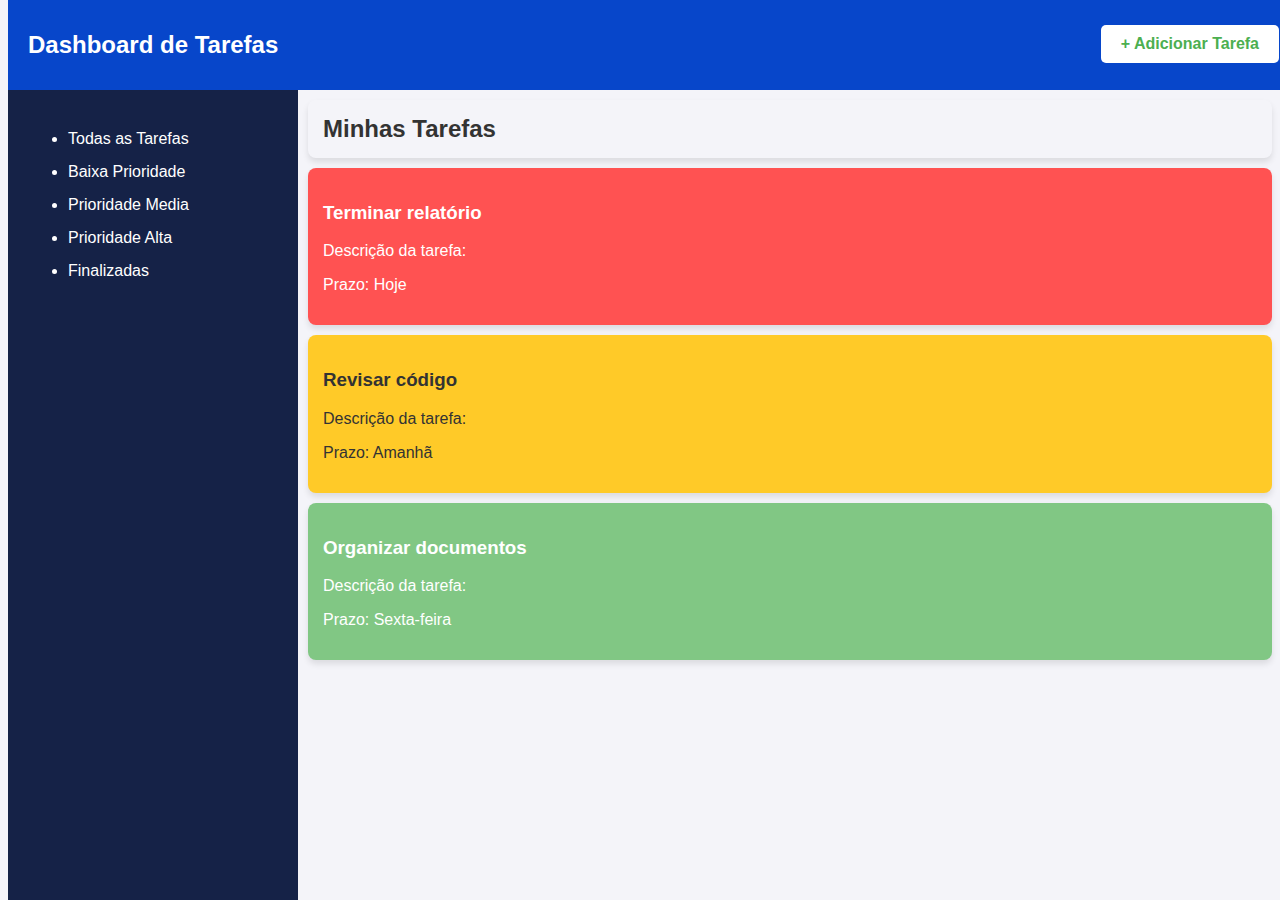
<file: index.html>
<!DOCTYPE html>
<html lang="pt-br">
    <head>
        <meta charset="UTF-8">
        <meta name="viewport" content="width=device-width, initial-scale=1.0">
        <title>Dashboard de Tarefas</title>
        <link rel="stylesheet" href="style.css">
    </head>
    <body>
        <div class="cabeçalho">
            <h1>Dashboard de Tarefas</h1>
            <a class="botão">+ Adicionar Tarefa</a>

        </div>
        <div class="corpo">
            <div class="categorias">
                <ul>
                    <li><a href="#">Todas as Tarefas</a></li>
                    <li><a href="#">Baixa Prioridade</a></li>
                    <li><a href="#">Prioridade Media</a></li>
                    <li><a href="#">Prioridade Alta</a></li>
                    <li><a href="#">Finalizadas</a></li>
                </ul>
            </div>
            <section class="Tarefas">
                <div class="listaTarefas">
                    <h2>Minhas Tarefas</h2>
                    <div class="task prioridade-Alta">
                        <h3>Terminar relatório</h3>
                        <p>Descrição da tarefa:</p>
                        <p>Prazo: Hoje</p>
                    </div>
                    <div class="task prioridade-Media">
                        <h3>Revisar código</h3>
                        <p>Descrição da tarefa:</p>
                        <p>Prazo: Amanhã</p>
                    </div>
                    <div class="task prioridade-Baixa">
                        <h3>Organizar documentos</h3>
                        <p>Descrição da tarefa:</p>
                        <p>Prazo: Sexta-feira</p>
                    </div>
                </div>
            </section>
        </div>
    </body>
</html>
</file>
<file: style.css>
/* Estilo do body */
body {
  /* Define a fonte padrão, cor de fundo e cor do texto da página */
  font-family: Arial, sans-serif;
  background-color: #f4f4f9;
  color: #333;
}

/* Cabeçalho */
.cabeçalho {
  /* Estiliza o cabeçalho com cor de fundo azul, texto branco e posição fixa no topo */
  background-color: #0746ca;
  color: white;
  padding: 15px 20px;
  position: fixed;
  width: 100%;
  top: 0;
}

.cabeçalho h1 {
  font-size: 24px;
}

.botão { 
  /* Estiliza o botão de ação com posição fixa, cor branca e arredondamento */
  position: fixed;
  top: 25px;
  right: 1px;
  background-color: white;
  color: #4caf50;
  padding: 10px 20px;
  border-radius: 5px;
  font-size: 16px;
  font-weight: bold;
}

.botão:hover {
  /* Adiciona efeito ao botão quando o cursor está sobre ele */
  background-color: #45a049;
  color: white;
}

/* Corpo principal */
.corpo {
  /* Adiciona margem superior para evitar sobreposição com o cabeçalho fixo */
  margin-top: 70px;
}

/* Barra lateral */
.categorias {
  /* Define o estilo da barra lateral com cor de fundo escura e largura fixa */
  background-color: #152247;
  color: white;
  width: 250px;
  height: calc(100vh - 70px);
  padding: 20px;
  position: fixed;
  top: 70px;
  margin-top: 20px;
}

.categorias ul {
  /* Adiciona espaçamento acima da lista de categorias */
  margin-top: 20px;
}

.categorias li {
  /* Espaçamento entre os itens da lista */
  margin-bottom: 15px;
}

.categorias a {
  /* Estiliza os links da barra lateral com cor branca e fonte legível */
  color: white;
  text-decoration: none;
  font-size: 16px;
}

.categorias a:hover {
  /* Adiciona sublinhado ao passar o cursor nos links */
  text-decoration: underline;
}

/* Área principal */
.listaTarefas h2 {
  /* Ajusta o título da lista de tarefas com margem superior */
  margin-top: 100px;
}

.tarefas {
  /* Define a área principal com margens e largura responsiva */
  margin-left: 20px;
  padding: 20px;
  width: calc(100% - 270px);
}

.tarefas h2 {
  /* Estiliza o título da área de tarefas */
  font-size: 24px;
  margin-bottom: 20px;
  position: absolute;
  top: 20px;
}

.task, .listaTarefas h2 {
  /* Define o layout das tarefas e do título com margens, bordas arredondadas e sombras */
  text-align: left;
  margin-left: 300px;
  margin-bottom: 10px;
  padding: 15px;
  border-radius: 8px;
  box-shadow: 0 4px 6px rgba(0, 0, 0, 0.1);
}

/* Prioridades */
.prioridade-Alta {
  /* Define a cor de fundo vermelho para tarefas de alta prioridade */
  background-color: #ff5252;
  color: white;
}

.prioridade-Media {
  /* Define a cor de fundo amarela para tarefas de prioridade média */
  background-color: #ffca28;
}

.prioridade-Baixa {
  /* Define a cor de fundo verde para tarefas de baixa prioridade */
  background-color: #81c784;
  color: white;
}
</file>
